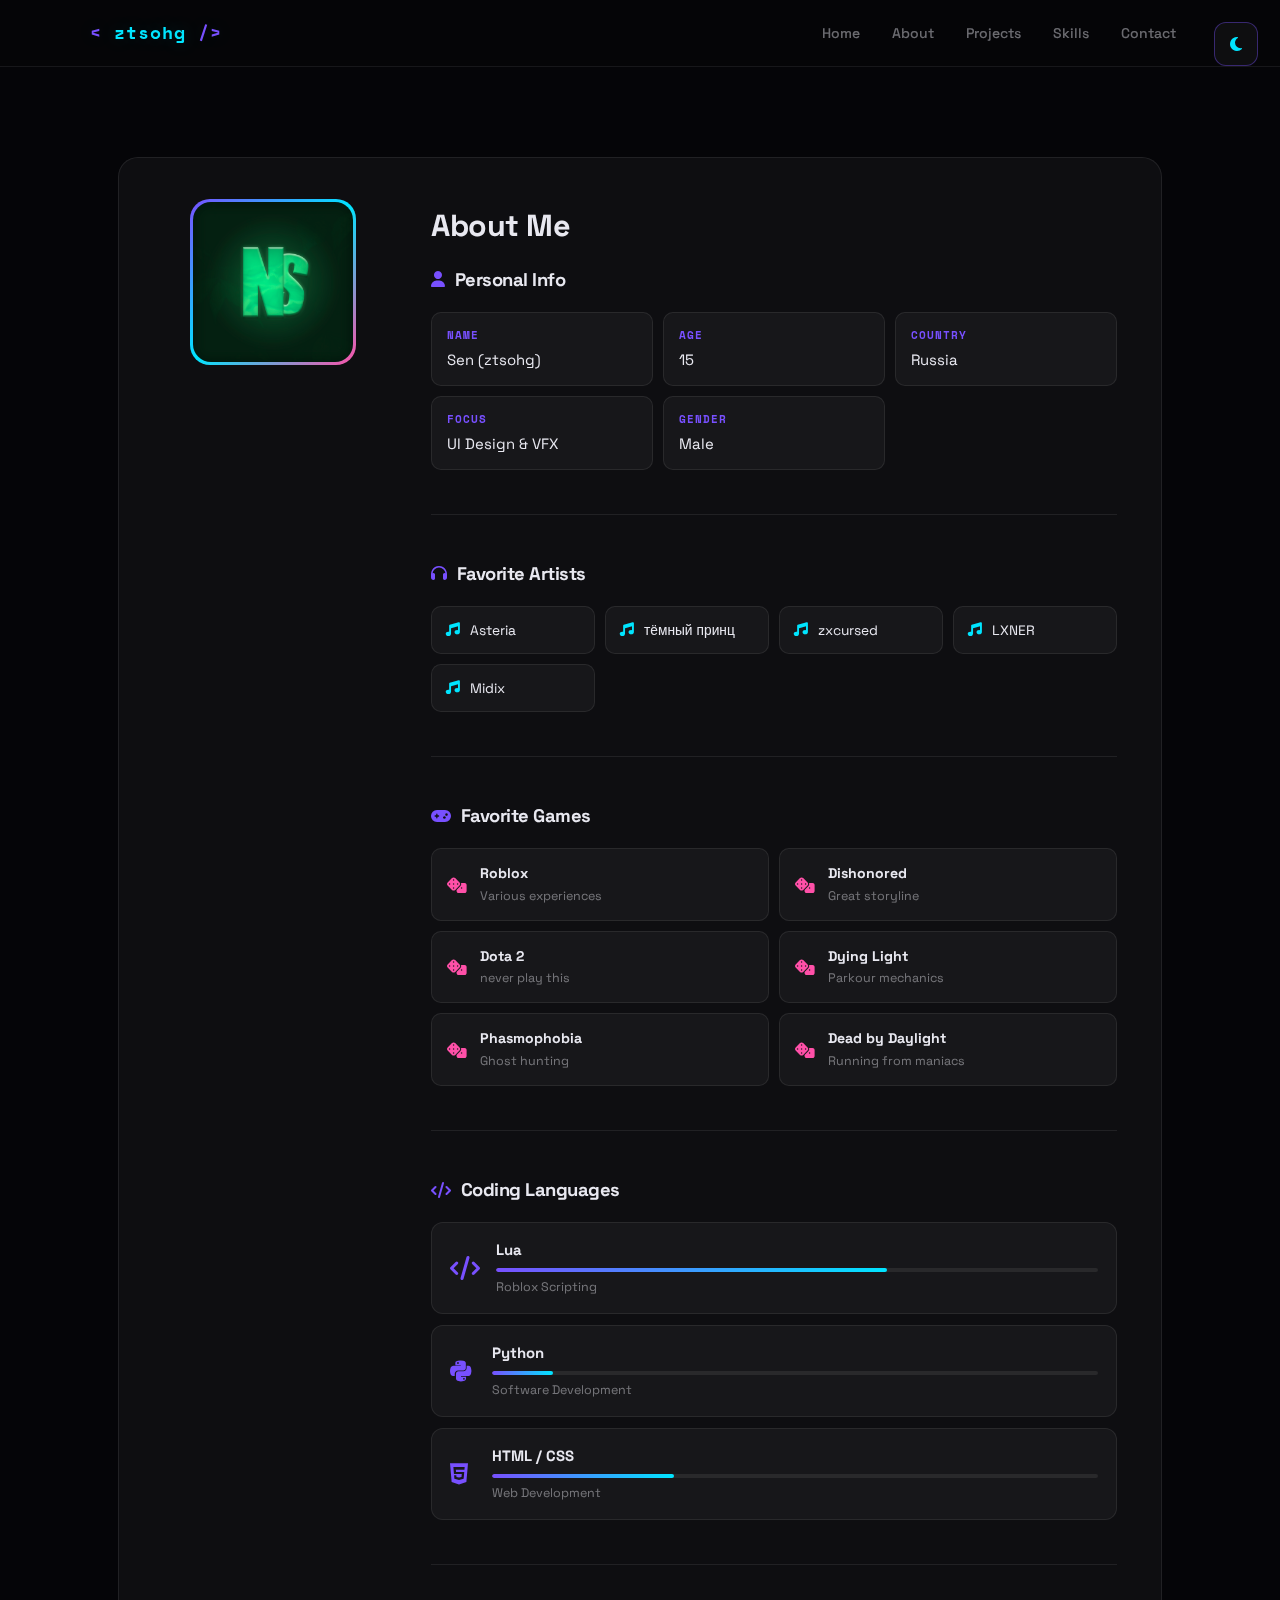
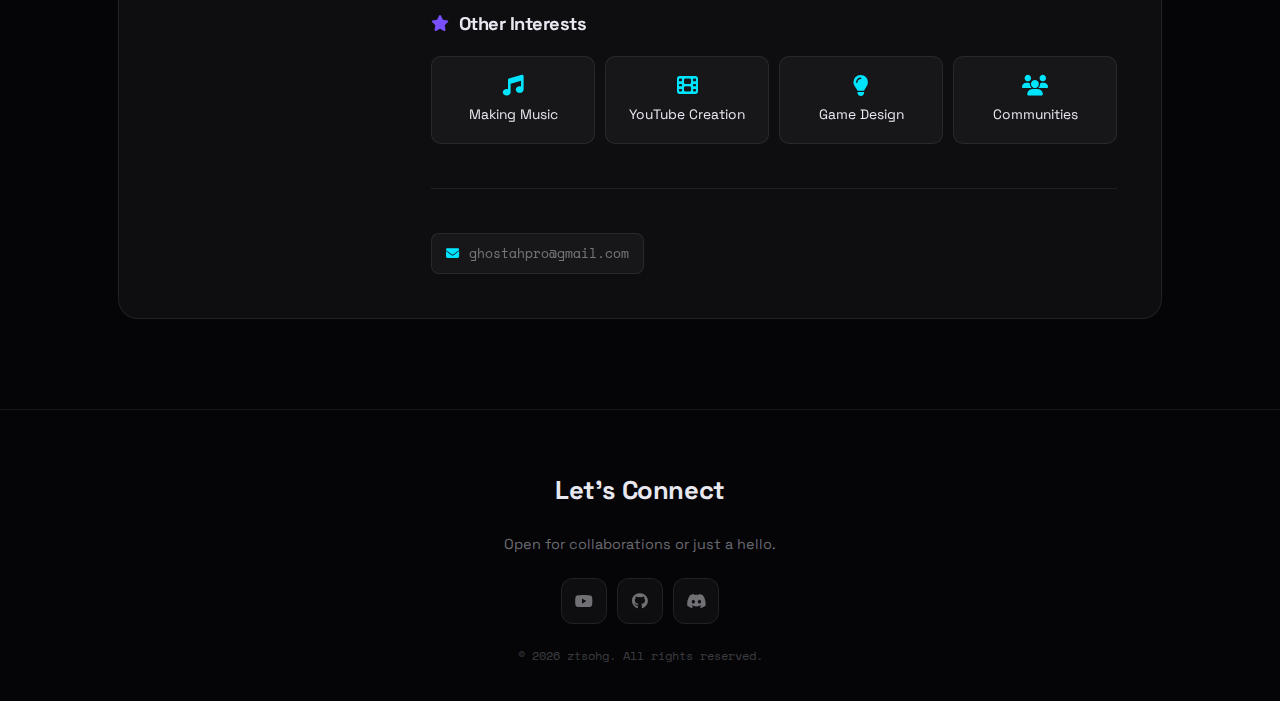
<file: about_me.html>
<!DOCTYPE html>
<html lang="en">
<head>
    <meta charset="UTF-8">
    <meta name="viewport" content="width=device-width, initial-scale=1.0">
    <title>ztsohg | About</title>
    <link rel="stylesheet" href="https://cdnjs.cloudflare.com/ajax/libs/font-awesome/6.4.0/css/all.min.css">
    <link rel="stylesheet" href="style.css">
</head>
<body>

<div class="theme-toggle">
    <button id="theme-switcher"><i class="fas fa-moon"></i></button>
</div>

<header>
    <div class="navbar">
        <div class="logo">ztsohg</div>
        <ul class="nav-links">
            <li><a href="index.html">Home</a></li>
            <li><a href="about_me.html">About</a></li>
            <li><a href="index.html#projects">Projects</a></li>
            <li><a href="index.html#skills">Skills</a></li>
            <li><a href="index.html#contact">Contact</a></li>
        </ul>
    </div>
</header>

<section class="section">
    <div class="container">
        <div class="info-card">
            <div class="profile-img">
                <div class="avatar-wrap">
                    <img src="Notion Studios Logo.png" alt="Notion Studios">
                </div>
            </div>
            <div class="profile-info">
                <h2>About Me</h2>

                <div class="about-section">
                    <h2><i class="fas fa-user"></i> Personal Info</h2>
                    <div class="info-grid">
                        <div class="info-item"><strong>Name</strong><span>Sen (ztsohg)</span></div>
                        <div class="info-item"><strong>Age</strong><span>15</span></div>
                        <div class="info-item"><strong>Country</strong><span>Russia</span></div>
                        <div class="info-item"><strong>Focus</strong><span>UI Design & VFX</span></div>
                        <div class="info-item"><strong>Gender</strong><span>Male</span></div>
                    </div>
                </div>

                <div class="about-section">
                    <h2><i class="fas fa-headphones"></i> Favorite Artists</h2>
                    <div class="music-grid">
                        <div class="music-item"><i class="fas fa-music"></i><span>Asteria</span></div>
                        <div class="music-item"><i class="fas fa-music"></i><span>тёмный принц</span></div>
                        <div class="music-item"><i class="fas fa-music"></i><span>zxcursed</span></div>
                        <div class="music-item"><i class="fas fa-music"></i><span>LXNER</span></div>
                        <div class="music-item"><i class="fas fa-music"></i><span>Midix</span></div>
                    </div>
                </div>

                <div class="about-section">
                    <h2><i class="fas fa-gamepad"></i> Favorite Games</h2>
                    <div class="games-grid">
                        <div class="game-item"><i class="fas fa-dice"></i><div><strong>Roblox</strong><span>Various experiences</span></div></div>
                        <div class="game-item"><i class="fas fa-dice"></i><div><strong>Dishonored</strong><span>Great storyline</span></div></div>
                        <div class="game-item"><i class="fas fa-dice"></i><div><strong>Dota 2</strong><span>never play this</span></div></div>
                        <div class="game-item"><i class="fas fa-dice"></i><div><strong>Dying Light</strong><span>Parkour mechanics</span></div></div>
                        <div class="game-item"><i class="fas fa-dice"></i><div><strong>Phasmophobia</strong><span>Ghost hunting</span></div></div>
                        <div class="game-item"><i class="fas fa-dice"></i><div><strong>Dead by Daylight</strong><span>Running from maniacs</span></div></div>
                    </div>
                </div>

                <div class="about-section">
                    <h2><i class="fas fa-code"></i> Coding Languages</h2>
                    <div class="languages-grid">
                        <div class="language-item">
                            <i class="fas fa-code"></i>
                            <div>
                                <strong>Lua</strong>
                                <div class="skill-level"><div class="skill-bar" style="width:65%"></div></div>
                                <span>Roblox Scripting</span>
                            </div>
                        </div>
                        <div class="language-item">
                            <i class="fab fa-python"></i>
                            <div>
                                <strong>Python</strong>
                                <div class="skill-level"><div class="skill-bar" style="width:10%"></div></div>
                                <span>Software Development</span>
                            </div>
                        </div>
                        <div class="language-item">
                            <i class="fab fa-html5"></i>
                            <div>
                                <strong>HTML / CSS</strong>
                                <div class="skill-level"><div class="skill-bar" style="width:30%"></div></div>
                                <span>Web Development</span>
                            </div>
                        </div>
                    </div>
                </div>

                <div class="about-section">
                    <h2><i class="fas fa-star"></i> Other Interests</h2>
                    <div class="interests-grid">
                        <div class="interest-item"><i class="fas fa-music"></i><span>Making Music</span></div>
                        <div class="interest-item"><i class="fas fa-film"></i><span>YouTube Creation</span></div>
                        <div class="interest-item"><i class="fas fa-lightbulb"></i><span>Game Design</span></div>
                        <div class="interest-item"><i class="fas fa-users"></i><span>Communities</span></div>
                    </div>
                </div>

                <div class="contact-info">
                    <div class="contact-item"><i class="fas fa-envelope"></i><span>ghostahpro@gmail.com</span></div>
                </div>
            </div>
        </div>
    </div>
</section>

<footer id="contact">
    <div class="container">
        <div class="footer-inner">
            <h2>Let's Connect</h2>
            <p>Open for collaborations or just a hello.</p>
            <div class="social-links">
                <a href="https://youtube.com/@ztsohG" target="_blank"><i class="fab fa-youtube"></i></a>
                <a href="https://github.com/TheGhostyX" target="_blank"><i class="fab fa-github"></i></a>
                <span style="position:relative; display:inline-block;">
                    <a href="#" id="discord-link"><i class="fab fa-discord"></i></a>
                    <span class="copied-toast" id="copied-toast">Copied!</span>
                </span>
            </div>
            <p class="copyright">&copy; 2026 ztsohg. All rights reserved.</p>
        </div>
    </div>
</footer>

<script>
    const switcher = document.getElementById('theme-switcher');
    const icon = switcher.querySelector('i');
    if (localStorage.getItem('theme') === 'light') {
        document.body.classList.add('light-theme');
        icon.classList.replace('fa-moon','fa-sun');
    }
    switcher.addEventListener('click', () => {
        document.body.classList.toggle('light-theme');
        const isLight = document.body.classList.contains('light-theme');
        icon.classList.replace(isLight ? 'fa-moon' : 'fa-sun', isLight ? 'fa-sun' : 'fa-moon');
        localStorage.setItem('theme', isLight ? 'light' : 'dark');
    });

    document.getElementById('discord-link').addEventListener('click', e => {
    e.preventDefault();
    navigator.clipboard.writeText('tshg').then(() => {
        const toast = document.getElementById('copied-toast');
        toast.classList.add('show');
        setTimeout(() => toast.classList.remove('show'), 2000);
    });
});
</script>
</body>
</html>
</file>
<file: style.css>
@import url('https://fonts.googleapis.com/css2?family=Space+Grotesk:wght@300;400;500;600;700&family=Space+Mono:wght@400;700&display=swap');

* { margin: 0; padding: 0; box-sizing: border-box; }

:root {
    --bg: #050508;
    --surface: rgba(255,255,255,0.04);
    --surface-hover: rgba(255,255,255,0.07);
    --border: rgba(255,255,255,0.08);
    --border-bright: rgba(120,80,255,0.4);
    --text: #e8e8f0;
    --text-muted: rgba(232,232,240,0.45);
    --accent: #7850ff;
    --accent2: #00e5ff;
    --accent3: #ff50a8;
    --glow-purple: rgba(120,80,255,0.25);
    --glow-cyan: rgba(0,229,255,0.2);
    --font-main: 'Space Grotesk', sans-serif;
    --font-mono: 'Space Mono', monospace;
}

.light-theme {
    --bg: #f0f0f8;
    --surface: rgba(0,0,0,0.04);
    --surface-hover: rgba(0,0,0,0.07);
    --border: rgba(0,0,0,0.1);
    --border-bright: rgba(120,80,255,0.3);
    --text: #1a1a2e;
    --text-muted: rgba(26,26,46,0.5);
}

body {
    background: var(--bg);
    color: var(--text);
    font-family: var(--font-main);
    line-height: 1.6;
    transition: background 0.4s, color 0.4s;
    overflow-x: hidden;
}

/* ---- ANIMATED BACKGROUND ORBS ---- */
.orb {
    position: fixed;
    border-radius: 50%;
    pointer-events: none;
    z-index: 0;
    filter: blur(90px);
    opacity: 0.15;
}
.orb-1 {
    width: 600px; height: 600px;
    background: radial-gradient(circle, #7850ff 0%, transparent 70%);
    top: -180px; left: -180px;
    animation: orbFloat1 28s ease-in-out infinite;
}
.orb-2 {
    width: 500px; height: 500px;
    background: radial-gradient(circle, #00e5ff 0%, transparent 70%);
    bottom: -120px; right: -120px;
    animation: orbFloat2 34s ease-in-out infinite;
}
.orb-3 {
    width: 380px; height: 380px;
    background: radial-gradient(circle, #ff50a8 0%, transparent 70%);
    top: 40%; left: 50%;
    opacity: 0.09;
    animation: orbFloat3 22s ease-in-out infinite;
}

@keyframes orbFloat1 {
    0%,100% { transform: translate(0,0) scale(1); }
    25%      { transform: translate(100px, 80px) scale(1.1); }
    50%      { transform: translate(60px, 150px) scale(0.95); }
    75%      { transform: translate(-40px, 80px) scale(1.05); }
}
@keyframes orbFloat2 {
    0%,100% { transform: translate(0,0) scale(1); }
    25%      { transform: translate(-90px,-70px) scale(1.08); }
    50%      { transform: translate(-50px,-140px) scale(0.92); }
    75%      { transform: translate(70px,-60px) scale(1.06); }
}
@keyframes orbFloat3 {
    0%,100% { transform: translate(-50%,-50%) scale(1); }
    33%      { transform: translate(calc(-50% + 140px), calc(-50% - 100px)) scale(1.15); }
    66%      { transform: translate(calc(-50% - 100px), calc(-50% + 80px)) scale(0.88); }
}

/* ---- PARTICLE CANVAS ---- */
#bg-canvas {
    position: fixed;
    top: 0; left: 0;
    width: 100%; height: 100%;
    pointer-events: none;
    z-index: 0;
}

.container { max-width: 1100px; margin: 0 auto; padding: 0 28px; position: relative; z-index: 1; }

/* THEME TOGGLE */
.theme-toggle { position: fixed; top: 22px; right: 22px; z-index: 1000; }
#theme-switcher {
    width: 44px; height: 44px;
    border-radius: 12px;
    border: 1px solid var(--border-bright);
    background: var(--surface);
    color: var(--accent2);
    font-size: 1rem; cursor: pointer;
    display: flex; align-items: center; justify-content: center;
    backdrop-filter: blur(12px);
    transition: all 0.3s;
}
#theme-switcher:hover {
    background: var(--surface-hover);
    box-shadow: 0 0 20px var(--glow-purple);
    transform: rotate(15deg);
}

/* HEADER */
header {
    position: sticky; top: 0; z-index: 100;
    padding: 0 28px;
    backdrop-filter: blur(20px);
    background: rgba(5,5,8,0.8);
    border-bottom: 1px solid var(--border);
    transition: background 0.4s;
}
.light-theme header { background: rgba(240,240,248,0.85); }
.navbar {
    max-width: 1100px; margin: 0 auto;
    display: flex; justify-content: space-between; align-items: center;
    height: 66px;
}
.logo {
    font-family: var(--font-mono);
    font-size: 1.15rem; font-weight: 700;
    color: var(--accent2);
    text-shadow: 0 0 20px var(--glow-cyan);
    letter-spacing: 1px;
}
.logo::before { content: '< '; color: var(--accent); }
.logo::after  { content: ' />'; color: var(--accent); }
.nav-links { display: flex; list-style: none; gap: 4px; }
.nav-links a {
    text-decoration: none;
    color: var(--text-muted);
    font-size: 0.875rem; font-weight: 500;
    padding: 7px 14px; border-radius: 8px;
    transition: all 0.25s;
}
.nav-links a:hover { color: var(--text); background: var(--surface-hover); }

/* HERO */
.hero {
    min-height: 90vh;
    display: flex; align-items: center;
    padding: 80px 0;
    position: relative; overflow: hidden;
}
.hero-inner { position: relative; z-index: 2; }
.hero-eyebrow {
    font-family: var(--font-mono); font-size: 0.78rem;
    color: var(--accent2); letter-spacing: 3px;
    text-transform: uppercase; margin-bottom: 20px;
    display: block; animation: fadeUp 0.5s ease both;
}
.hero h1 {
    font-size: clamp(2.8rem, 7vw, 5.5rem);
    font-weight: 700; line-height: 1.05;
    margin-bottom: 24px; letter-spacing: -1.5px;
    animation: fadeUp 0.5s 0.1s ease both;
}
.name-grad {
    background: linear-gradient(135deg, var(--accent2), var(--accent) 50%, var(--accent3));
    -webkit-background-clip: text;
    -webkit-text-fill-color: transparent;
    background-clip: text;
}
.hero-desc {
    font-size: 1.1rem; color: var(--text-muted);
    max-width: 500px; margin-bottom: 40px; line-height: 1.8;
    animation: fadeUp 0.5s 0.2s ease both;
}
.hero-actions { display: flex; gap: 12px; flex-wrap: wrap; animation: fadeUp 0.5s 0.3s ease both; }

.btn {
    display: inline-flex; align-items: center; gap: 8px;
    padding: 12px 26px; border-radius: 10px;
    text-decoration: none; font-weight: 600; font-size: 0.9rem;
    transition: all 0.3s;
}
.btn-primary {
    background: var(--accent); color: white;
    box-shadow: 0 4px 25px rgba(120,80,255,0.4);
}
.btn-primary:hover { background: #8f69ff; transform: translateY(-2px); box-shadow: 0 8px 35px rgba(120,80,255,0.5); }
.btn-ghost {
    border: 1px solid var(--border-bright);
    color: var(--text); background: var(--surface);
    backdrop-filter: blur(10px);
}
.btn-ghost:hover { background: var(--surface-hover); border-color: var(--accent); transform: translateY(-2px); }

.hero-grid {
    position: absolute; right: -60px; top: 50%; transform: translateY(-50%);
    width: 420px; height: 420px; opacity: 0.06;
    background-image:
        linear-gradient(var(--accent2) 1px, transparent 1px),
        linear-gradient(90deg, var(--accent2) 1px, transparent 1px);
    background-size: 35px 35px;
    border-radius: 50%;
    mask-image: radial-gradient(circle, black 40%, transparent 70%);
    -webkit-mask-image: radial-gradient(circle, black 40%, transparent 70%);
}

/* SECTIONS */
.section { padding: 90px 0; position: relative; z-index: 1; }
.section-header { margin-bottom: 52px; }
.section-label {
    font-family: var(--font-mono); font-size: 0.75rem;
    color: var(--accent); letter-spacing: 3px;
    text-transform: uppercase; margin-bottom: 10px; display: block;
}
.section-title { font-size: clamp(1.8rem, 3.5vw, 2.4rem); font-weight: 700; letter-spacing: -0.5px; }

/* INFO CARD */
.info-card {
    display: grid; grid-template-columns: 220px 1fr;
    gap: 48px; align-items: start;
    background: var(--surface);
    border: 1px solid var(--border);
    border-radius: 20px; padding: 44px;
    backdrop-filter: blur(12px);
    transition: border-color 0.3s;
}
.info-card:hover { border-color: var(--border-bright); }
.profile-img { display: flex; flex-direction: column; align-items: center; gap: 20px; }
.avatar-wrap { position: relative; width: 160px; height: 160px; }
.avatar-wrap::before {
    content: '';
    position: absolute; inset: -3px;
    border-radius: 20px;
    background: linear-gradient(135deg, var(--accent), var(--accent2), var(--accent3));
    z-index: 0;
    animation: gradientRotate 5s linear infinite;
}
@keyframes gradientRotate {
    0%   { filter: hue-rotate(0deg); }
    100% { filter: hue-rotate(360deg); }
}
.profile-img img {
    position: relative; z-index: 1;
    width: 100%; height: 100%;
    object-fit: cover; border-radius: 18px; display: block;
}
.profile-info h2 { font-size: 1.9rem; font-weight: 700; margin-bottom: 14px; letter-spacing: -0.5px; }
.profile-info p { color: var(--text-muted); margin-bottom: 14px; line-height: 1.8; }
.contact-info { margin-top: 24px; display: flex; flex-direction: column; gap: 8px; }
.contact-item {
    display: inline-flex; align-items: center; gap: 10px;
    font-family: var(--font-mono); font-size: 0.82rem;
    color: var(--text-muted); padding: 9px 14px;
    background: var(--surface); border: 1px solid var(--border);
    border-radius: 8px; width: fit-content;
}
.contact-item i { color: var(--accent2); }

/* PROJECT CARDS */
.projects-grid { display: grid; grid-template-columns: repeat(auto-fill, minmax(290px, 1fr)); gap: 18px; }
.project-card {
    background: var(--surface); border: 1px solid var(--border);
    border-radius: 16px; padding: 26px;
    transition: all 0.3s; position: relative; overflow: hidden;
}
.project-card::before {
    content: ''; position: absolute; top: 0; left: 0; right: 0; height: 2px;
    background: linear-gradient(90deg, var(--accent), var(--accent2));
    opacity: 0; transition: opacity 0.3s;
}
.project-card:hover { border-color: var(--border-bright); transform: translateY(-4px); box-shadow: 0 12px 40px rgba(120,80,255,0.15); }
.project-card:hover::before { opacity: 1; }
.project-icon {
    width: 42px; height: 42px; border-radius: 10px;
    background: linear-gradient(135deg, var(--accent), var(--accent3));
    display: flex; align-items: center; justify-content: center;
    color: white; font-size: 0.95rem; margin-bottom: 16px;
}
.project-card h3 { font-size: 1rem; font-weight: 700; margin-bottom: 7px; }
.project-card p { color: var(--text-muted); font-size: 0.86rem; line-height: 1.7; margin-bottom: 16px; }
.project-tags { display: flex; flex-wrap: wrap; gap: 6px; }
.tag {
    font-size: 0.72rem; font-family: var(--font-mono);
    padding: 3px 9px; border-radius: 5px;
    border: 1px solid var(--border); color: var(--text-muted); background: var(--surface);
}
.tag.role { border-color: rgba(120,80,255,0.35); color: var(--accent); }

/* SKILLS */
.skills-grid { display: grid; grid-template-columns: repeat(auto-fill, minmax(240px, 1fr)); gap: 18px; }
.skill-card {
    background: var(--surface); border: 1px solid var(--border);
    border-radius: 16px; padding: 28px 24px; transition: all 0.3s;
}
.skill-card:hover { border-color: var(--border-bright); box-shadow: 0 8px 30px rgba(120,80,255,0.12); }
.skill-icon { font-size: 1.5rem; color: var(--accent2); margin-bottom: 12px; }
.skill-card h3 { font-size: 1rem; font-weight: 700; margin-bottom: 7px; }
.skill-card p { color: var(--text-muted); font-size: 0.86rem; line-height: 1.65; }

/* ABOUT PAGE */
.about-section { margin-bottom: 44px; padding-bottom: 44px; border-bottom: 1px solid var(--border); }
.about-section:last-of-type { border-bottom: none; }
.about-section h2 { font-size: 1.15rem; font-weight: 700; margin-bottom: 18px; display: flex; align-items: center; gap: 10px; }
.about-section h2 i { color: var(--accent); font-size: 1rem; }
.info-grid { display: grid; grid-template-columns: repeat(auto-fit, minmax(180px, 1fr)); gap: 10px; }
.info-item {
    display: flex; flex-direction: column; gap: 4px;
    padding: 13px 15px;
    background: var(--surface); border: 1px solid var(--border); border-radius: 10px;
}
.info-item strong { font-size: 0.7rem; font-family: var(--font-mono); color: var(--accent); letter-spacing: 1px; text-transform: uppercase; }
.info-item span { font-size: 0.93rem; }
.music-grid, .interests-grid { display: grid; grid-template-columns: repeat(auto-fill, minmax(155px, 1fr)); gap: 10px; }
.music-item, .interest-item {
    display: flex; align-items: center; gap: 10px;
    padding: 12px 14px;
    background: var(--surface); border: 1px solid var(--border); border-radius: 10px;
    font-size: 0.86rem; transition: all 0.25s;
}
.interest-item { flex-direction: column; text-align: center; padding: 18px; gap: 7px; }
.music-item:hover, .interest-item:hover { border-color: var(--border-bright); background: var(--surface-hover); }
.music-item i, .interest-item i { color: var(--accent2); }
.interest-item i { font-size: 1.3rem; }
.games-grid { display: grid; grid-template-columns: repeat(auto-fill, minmax(230px, 1fr)); gap: 10px; }
.game-item {
    display: flex; align-items: center; gap: 13px;
    padding: 13px 15px;
    background: var(--surface); border: 1px solid var(--border); border-radius: 10px;
    transition: all 0.25s;
}
.game-item:hover { border-color: var(--border-bright); background: var(--surface-hover); }
.game-item i { color: var(--accent3); }
.game-item div { display: flex; flex-direction: column; gap: 2px; }
.game-item strong { font-size: 0.88rem; }
.game-item span { font-size: 0.78rem; color: var(--text-muted); }
.languages-grid { display: flex; flex-direction: column; gap: 11px; }
.language-item {
    display: flex; align-items: center; gap: 16px;
    padding: 15px 18px;
    background: var(--surface); border: 1px solid var(--border); border-radius: 12px;
    transition: all 0.25s;
}
.language-item:hover { border-color: var(--border-bright); background: var(--surface-hover); }
.language-item i { color: var(--accent); font-size: 1.5rem; min-width: 26px; }
.language-item > div { flex: 1; display: flex; flex-direction: column; gap: 6px; }
.language-item strong { font-size: 0.93rem; }
.language-item span { font-size: 0.78rem; color: var(--text-muted); }
.skill-level { width: 100%; height: 4px; background: var(--border); border-radius: 2px; overflow: hidden; }
.skill-bar { height: 100%; background: linear-gradient(90deg, var(--accent), var(--accent2)); border-radius: 2px; }

/* FOOTER */
footer { border-top: 1px solid var(--border); padding: 60px 0 36px; position: relative; z-index: 1; }
.footer-inner { display: flex; flex-direction: column; align-items: center; gap: 22px; text-align: center; }
footer h2 { font-size: 1.6rem; font-weight: 700; letter-spacing: -0.4px; }
footer p { color: var(--text-muted); font-size: 0.9rem; }
.social-links { display: flex; gap: 10px; justify-content: center; align-items: center; }
.social-links a {
    width: 46px; height: 46px; border-radius: 12px;
    border: 1px solid var(--border); background: var(--surface);
    color: var(--text-muted);
    display: flex; align-items: center; justify-content: center;
    font-size: 1rem; text-decoration: none;
    transition: all 0.3s; backdrop-filter: blur(10px);
}
.social-links a:hover {
    color: var(--text); border-color: var(--accent);
    background: var(--surface-hover);
    box-shadow: 0 0 20px var(--glow-purple);
    transform: translateY(-3px);
}
.copyright { font-family: var(--font-mono); font-size: 0.76rem; color: var(--text-muted); opacity: 0.55; }

/* COPIED TOAST */
.copied-toast {
    position: absolute;
    bottom: -24px; left: 50%;
    transform: translateX(-50%);
    font-size: 0.7rem; font-family: var(--font-mono);
    color: var(--accent2); white-space: nowrap;
    opacity: 0; transition: opacity 0.2s; pointer-events: none;
}
.copied-toast.show { opacity: 1; }

/* KEYFRAMES */
@keyframes fadeUp {
    from { opacity: 0; transform: translateY(22px); }
    to   { opacity: 1; transform: translateY(0); }
}

@media (max-width: 768px) {
    .info-card { grid-template-columns: 1fr; padding: 26px 20px; }
    .hero h1 { font-size: 2.4rem; }
    .hero-grid { display: none; }
    .nav-links a { padding: 6px 9px; font-size: 0.78rem; }
    .projects-grid { grid-template-columns: 1fr; }
}
</file>
